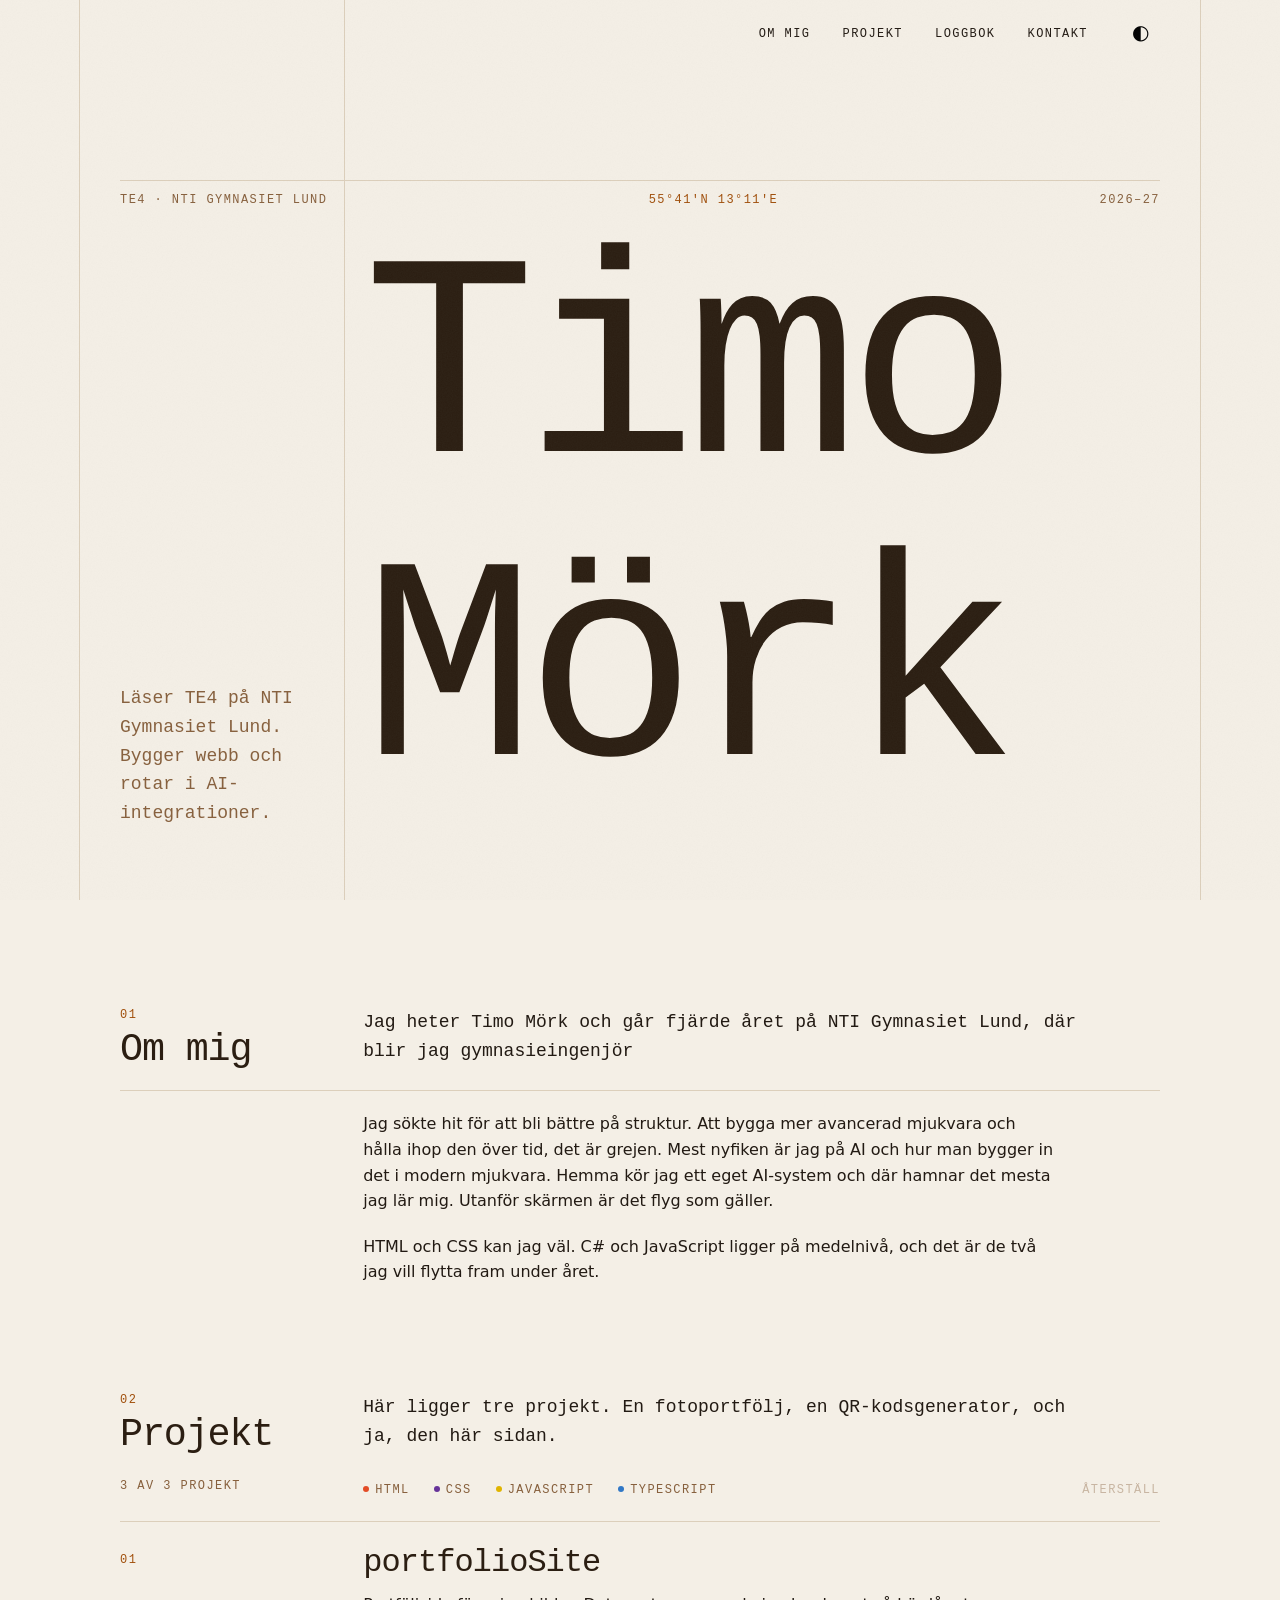
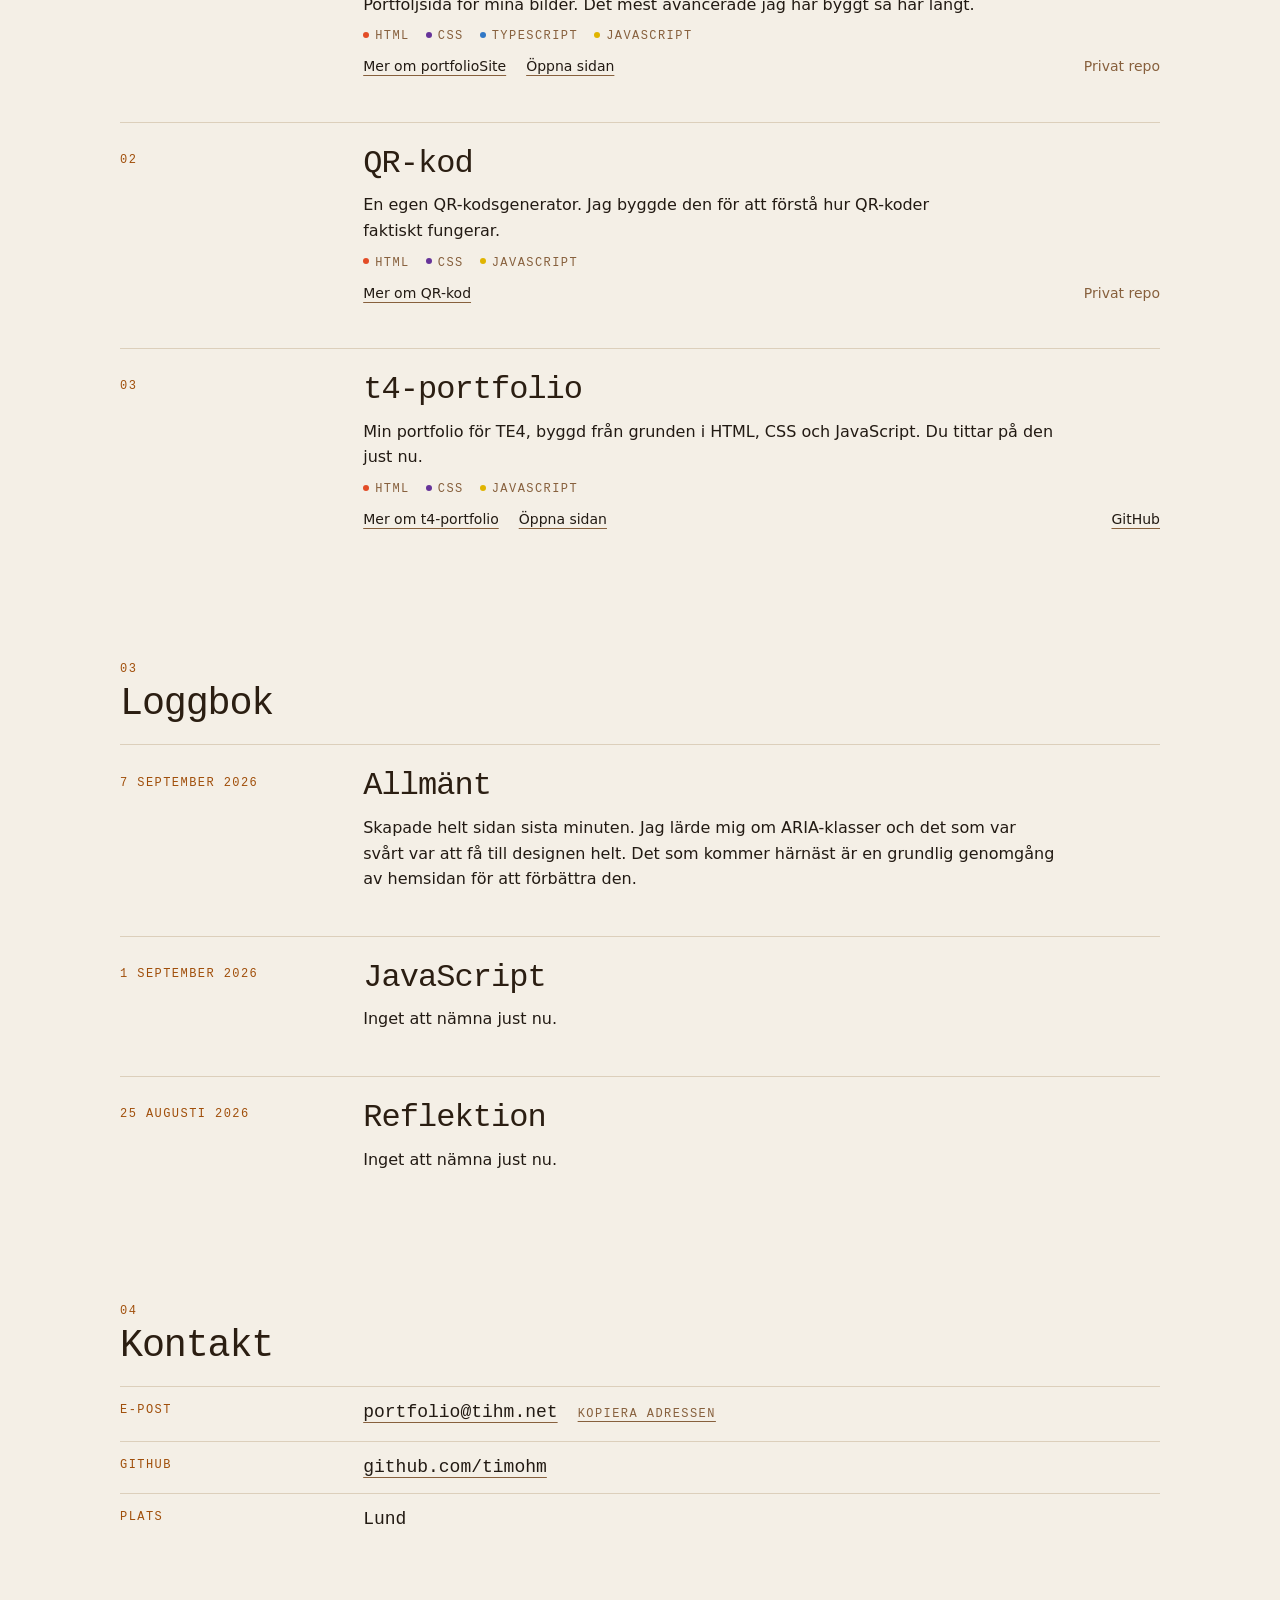
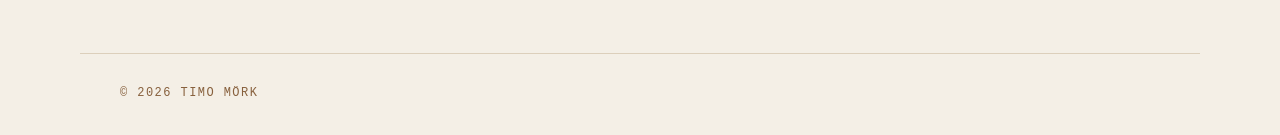
<file: site/index.html>
<!DOCTYPE html>
<html lang="sv">
  <head>
    <meta charset="utf-8">
    <meta name="viewport" content="width=device-width, initial-scale=1">
    <meta name="color-scheme" content="light dark">
    <meta name="theme-color" content="#f4f1ec" media="(prefers-color-scheme: light)">
    <meta name="theme-color" content="#141210" media="(prefers-color-scheme: dark)">
    <title>Timo Mörk – gymnasieingenjör, TE4</title>
    <meta name="description" content="Jag heter Timo Mörk och läser gymnasieingenjörsåret (TE4) på NTI Gymnasiet Lund. Här ligger mina projekt och min loggbok. Mest webb och AI-integrationer, en del C#.">
    <link rel="canonical" href="https://timohm.github.io/t4-portfolio/">
    <link rel="icon" type="image/svg+xml" href="favicon.svg">
    <meta property="og:title" content="Timo Mörk – gymnasieingenjör, TE4">
    <meta property="og:description" content="Jag heter Timo Mörk och läser gymnasieingenjörsåret (TE4) på NTI Gymnasiet Lund. Här ligger mina projekt och min loggbok. Mest webb och AI-integrationer, en del C#.">
    <meta property="og:type" content="website">
    <meta property="og:url" content="https://timohm.github.io/t4-portfolio/">
    <meta property="og:locale" content="sv_SE">
    <meta name="twitter:card" content="summary_large_image">
    <link rel="stylesheet" href="style.css">
    <script>document.documentElement.classList.add("js");if (localStorage.theme === "dark" || (!localStorage.theme && matchMedia("(prefers-color-scheme: dark)").matches)) document.documentElement.classList.add("dark")</script>
    <script type="application/ld+json">
    {
      "@context": "https://schema.org",
      "@type": "Person",
      "name": "Timo Mörk",
      "url": "https://timohm.github.io/t4-portfolio/",
      "description": "Jag heter Timo Mörk och läser gymnasieingenjörsåret (TE4) på NTI Gymnasiet Lund. Här ligger mina projekt och min loggbok. Mest webb och AI-integrationer, en del C#.",
      "knowsAbout": ["HTML", "CSS", "JavaScript", "C#", "AI-integrationer"],
      "email": "portfolio@tihm.net",
      "address": {"@type": "PostalAddress", "addressLocality": "Lund"},
      "affiliation": "NTI Gymnasiet Lund",
      "sameAs": ["https://github.com/timohm/"]
    }
    </script>
  </head>
  <body>
    <span id="top"></span>
    <a class="skip" href="#main">Hoppa till innehållet</a>
    <header class="masthead">
      <nav aria-label="Huvudmeny">
        <ul id="navList">
          <li><a href="#om">Om mig</a></li>
          <li><a href="#projekt">Projekt</a></li>
          <li><a href="#loggbok">Loggbok</a></li>
          <li><a href="#kontakt">Kontakt</a></li>
        </ul>
        <button id="navButton" type="button" aria-expanded="false" aria-controls="navList" aria-label="Meny"></button>
        <button id="themeButton" type="button" aria-label="Byt tema"></button>
      </nav>
      <p class="strip">
        <span>TE4 · NTI Gymnasiet Lund</span>
        <span>55°41′N 13°11′E</span>
        <span>2026–27</span>
      </p>
      <h1>Timo<br>Mörk</h1>
      <p class="lead">Läser TE4 på NTI Gymnasiet Lund. Bygger webb och rotar i AI-integrationer.</p>
    </header>
    <main id="main">
      <section id="om" class="reveal" aria-labelledby="om-h">
        <h2 id="om-h">Om mig</h2>
        <!-- <img src="img/timo.jpg" alt="Timo Mörk"> -->
        <p>Jag heter Timo Mörk och går fjärde året på NTI Gymnasiet Lund, där blir jag gymnasieingenjör</p>
        <p>Jag sökte hit för att bli bättre på struktur. Att bygga mer avancerad mjukvara och hålla ihop den över tid, det är grejen. Mest nyfiken är jag på AI och hur man bygger in det i modern mjukvara. Hemma kör jag ett eget AI-system och där hamnar det mesta jag lär mig. Utanför skärmen är det flyg som gäller.</p>
        <p>HTML och CSS kan jag väl. C# och JavaScript ligger på medelnivå, och det är de två jag vill flytta fram under året.</p>
      </section>
      <section id="projekt" class="reveal" aria-labelledby="projekt-h">
        <h2 id="projekt-h">Projekt</h2>
        <p>Här ligger tre projekt. En fotoportfölj, en QR-kodsgenerator, och ja, den här sidan.</p>
        <menu class="filters">
          <li><button type="button" class="filter" aria-pressed="false" data-tech="HTML">HTML</button></li>
          <li><button type="button" class="filter" aria-pressed="false" data-tech="CSS">CSS</button></li>
          <li><button type="button" class="filter" aria-pressed="false" data-tech="JavaScript">JavaScript</button></li>
          <li><button type="button" class="filter" aria-pressed="false" data-tech="TypeScript">TypeScript</button></li>
          <li><button type="button" class="reset" disabled>Återställ</button></li>
        </menu>
        <p id="count" role="status">3 av 3 projekt</p>
        <article class="card" data-tech="HTML CSS TypeScript JavaScript">
          <span class="cover" aria-hidden="true">01</span>
          <h3>portfolioSite</h3>
          <p>Portföljsida för mina bilder. Det mest avancerade jag har byggt så här långt.</p>
          <ul class="tags">
            <li data-tech="HTML">HTML</li>
            <li data-tech="CSS">CSS</li>
            <li data-tech="TypeScript">TypeScript</li>
            <li data-tech="JavaScript">JavaScript</li>
          </ul>
          <p class="links">
            <a href="projekt/portfoliosite.html">Mer om portfolioSite</a>
            <a href="https://dev-www.tihm.net" target="_blank" rel="noopener">Öppna sidan</a>
            <span class="private">Privat repo</span>
          </p>
        </article>
        <article class="card" data-tech="HTML CSS JavaScript">
          <span class="cover" aria-hidden="true">02</span>
          <h3>QR-kod</h3>
          <p>En egen QR-kodsgenerator. Jag byggde den för att förstå hur QR-koder faktiskt fungerar.</p>
          <ul class="tags">
            <li data-tech="HTML">HTML</li>
            <li data-tech="CSS">CSS</li>
            <li data-tech="JavaScript">JavaScript</li>
          </ul>
          <p class="links">
            <a href="projekt/qr-kod.html">Mer om QR-kod</a>
            <span class="private">Privat repo</span>
          </p>
        </article>
        <article class="card" data-tech="HTML CSS JavaScript">
          <span class="cover" aria-hidden="true">03</span>
          <h3>t4-portfolio</h3>
          <p>Min portfolio för TE4, byggd från grunden i HTML, CSS och JavaScript. Du tittar på den just nu.</p>
          <ul class="tags">
            <li data-tech="HTML">HTML</li>
            <li data-tech="CSS">CSS</li>
            <li data-tech="JavaScript">JavaScript</li>
          </ul>
          <p class="links">
            <a href="projekt/t4-portfolio.html">Mer om t4-portfolio</a>
            <a href="https://timohm.github.io/t4-portfolio/" target="_blank" rel="noopener">Öppna sidan</a>
            <a href="https://github.com/timohm/t4-portfolio" target="_blank" rel="noopener">GitHub</a>
          </p>
        </article>
      </section>
      <section id="loggbok" class="reveal" aria-labelledby="loggbok-h">
        <h2 id="loggbok-h">Loggbok</h2>
        <article>
          <h3>Allmänt</h3>
          <time datetime="2026-09-07">7 september 2026</time>
          <p>Skapade helt sidan sista minuten. Jag lärde mig om ARIA-klasser och det som var svårt var att få till designen helt. Det som kommer härnäst är en grundlig genomgång av hemsidan för att förbättra den.</p>
        </article>
        <article>
          <h3>JavaScript</h3>
          <time datetime="2026-09-01">1 september 2026</time>
          <p>Inget att nämna just nu.</p>
        </article>
        <article>
          <h3>Reflektion</h3>
          <time datetime="2026-08-25">25 augusti 2026</time>
          <p>Inget att nämna just nu.</p>
        </article>
      </section>
      <section id="kontakt" class="reveal" aria-labelledby="kontakt-h">
        <h2 id="kontakt-h">Kontakt</h2>
        <dl>
          <dt>E-post</dt>
          <dd>
            <a href="mailto:portfolio@tihm.net">portfolio@tihm.net</a>
            <button type="button" class="copy">Kopiera adressen</button>
            <span role="status"></span>
          </dd>
          <dt>GitHub</dt>
          <dd><a href="https://github.com/timohm" target="_blank" rel="noopener">github.com/timohm</a></dd>
          <dt>Plats</dt>
          <dd>Lund</dd>
        </dl>
      </section>
    </main>
    <footer>© <span id="year">2026</span> Timo Mörk</footer>
    <a class="to-top" href="#top">Till toppen</a>
    <script src="script.js"></script>
    <script src="links.js"></script>
  </body>
</html>
</file>
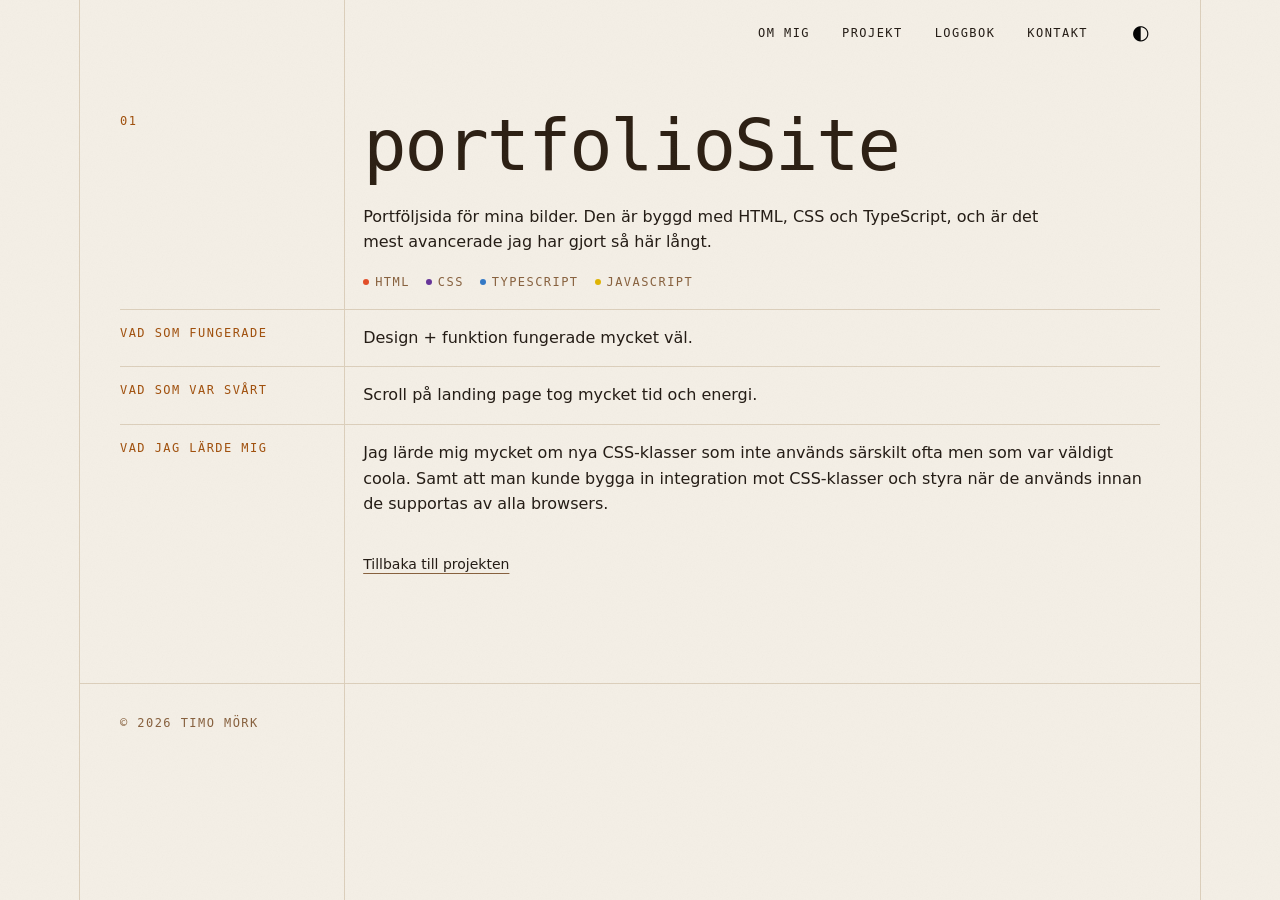
<file: site/projekt/portfoliosite.html>
<!DOCTYPE html>
<html lang="sv">
  <head>
    <meta charset="utf-8">
    <meta name="viewport" content="width=device-width, initial-scale=1">
    <meta name="color-scheme" content="light dark">
    <meta name="theme-color" content="#f4f1ec" media="(prefers-color-scheme: light)">
    <meta name="theme-color" content="#141210" media="(prefers-color-scheme: dark)">
    <title>portfolioSite – Timo Mörk</title>
    <meta name="description" content="Portföljsida för mina bilder. Den är byggd med HTML, CSS och TypeScript, och är det mest avancerade jag har gjort så här långt.">
    <link rel="canonical" href="https://timohm.github.io/t4-portfolio/projekt/portfoliosite.html">
    <link rel="icon" type="image/svg+xml" href="../favicon.svg">
    <link rel="stylesheet" href="../style.css">
    <script>document.documentElement.classList.add("js");if (localStorage.theme === "dark" || (!localStorage.theme && matchMedia("(prefers-color-scheme: dark)").matches)) document.documentElement.classList.add("dark")</script>
  </head>
  <body>
    <span id="top"></span>
    <a class="skip" href="#main">Hoppa till innehållet</a>
    <header>
      <nav aria-label="Huvudmeny">
        <ul id="navList">
          <li><a href="../index.html#om">Om mig</a></li>
          <li><a href="../index.html#projekt">Projekt</a></li>
          <li><a href="../index.html#loggbok">Loggbok</a></li>
          <li><a href="../index.html#kontakt">Kontakt</a></li>
        </ul>
        <button id="navButton" type="button" aria-expanded="false" aria-controls="navList" aria-label="Meny"></button>
        <button id="themeButton" type="button" aria-label="Byt tema"></button>
      </nav>
    </header>
    <main id="main">
      <section>
        <span class="cover" aria-hidden="true">01</span>
        <h1>portfolioSite</h1>
        <p>Portföljsida för mina bilder. Den är byggd med HTML, CSS och TypeScript, och är det mest avancerade jag har gjort så här långt.</p>
        <ul class="tags">
          <li data-tech="HTML">HTML</li>
          <li data-tech="CSS">CSS</li>
          <li data-tech="TypeScript">TypeScript</li>
          <li data-tech="JavaScript">JavaScript</li>
        </ul>
        <dl>
          <dt>Vad som fungerade</dt>
          <dd>Design + funktion fungerade mycket väl.</dd>
          <dt>Vad som var svårt</dt>
          <dd>Scroll på landing page tog mycket tid och energi.</dd>
          <dt>Vad jag lärde mig</dt>
          <dd>Jag lärde mig mycket om nya CSS-klasser som inte används särskilt ofta men som var väldigt coola. Samt att man kunde bygga in integration mot CSS-klasser och styra när de används innan de supportas av alla browsers.</dd>
        </dl>
        <p class="links">
          <a href="../index.html#projekt">Tillbaka till projekten</a>
        </p>
      </section>
    </main>
    <footer>© <span id="year">2026</span> Timo Mörk</footer>
    <a class="to-top" href="#top">Till toppen</a>
    <script src="../script.js"></script>
  </body>
</html>
</file>
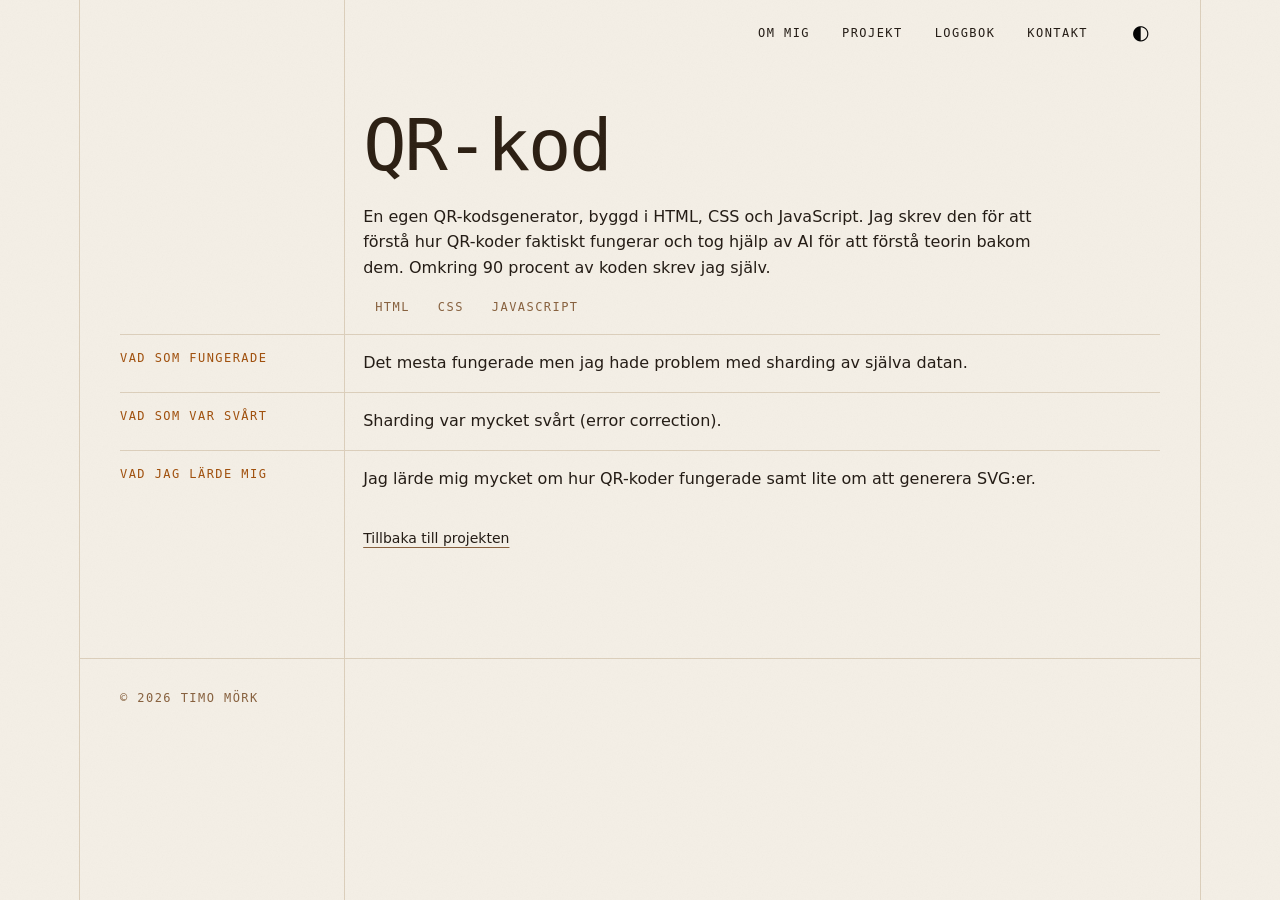
<file: site/projekt/qr-kod.html>
<!DOCTYPE html>
<html lang="sv">
  <head>
    <meta charset="utf-8">
    <meta name="viewport" content="width=device-width, initial-scale=1">
    <title>QR-kod – Timo Mörk</title>
    <meta name="description" content="En egen QR-kodsgenerator, byggd i HTML, CSS och JavaScript. Jag skrev den för att förstå hur QR-koder faktiskt fungerar och tog hjälp av AI för att förstå teorin bakom dem. Omkring 90 procent av koden skrev jag själv.">
    <link rel="canonical" href="https://timohm.github.io/t4-portfolio/projekt/qr-kod.html">
    <link rel="icon" type="image/svg+xml" href="../favicon.svg">
    <link rel="stylesheet" href="../style.css">
    <script>document.documentElement.classList.add("js");if (localStorage.theme === "dark" || (!localStorage.theme && matchMedia("(prefers-color-scheme: dark)").matches)) document.documentElement.classList.add("dark")</script>
  </head>
  <body>
    <span id="top"></span>
    <a class="skip" href="#main">Hoppa till innehållet</a>
    <header>
      <nav aria-label="Huvudmeny">
        <ul id="navList">
          <li><a href="../index.html#om">Om mig</a></li>
          <li><a href="../index.html#projekt">Projekt</a></li>
          <li><a href="../index.html#loggbok">Loggbok</a></li>
          <li><a href="../index.html#kontakt">Kontakt</a></li>
        </ul>
        <button id="navButton" type="button" aria-expanded="false" aria-controls="navList" aria-label="Meny"></button>
        <button id="themeButton" type="button" aria-label="Byt tema"></button>
      </nav>
    </header>
    <main id="main">
      <section>
        <h1>QR-kod</h1>
        <p>En egen QR-kodsgenerator, byggd i HTML, CSS och JavaScript. Jag skrev den för att förstå hur QR-koder faktiskt fungerar och tog hjälp av AI för att förstå teorin bakom dem. Omkring 90 procent av koden skrev jag själv.</p>
        <ul class="tags">
          <li>HTML</li>
          <li>CSS</li>
          <li>JavaScript</li>
        </ul>
        <dl>
          <dt>Vad som fungerade</dt>
          <dd>Det mesta fungerade men jag hade problem med sharding av själva datan.</dd>
          <dt>Vad som var svårt</dt>
          <dd>Sharding var mycket svårt (error correction).</dd>
          <dt>Vad jag lärde mig</dt>
          <dd>Jag lärde mig mycket om hur QR-koder fungerade samt lite om att generera SVG:er.</dd>
        </dl>
        <p class="links">
          <a href="../index.html#projekt">Tillbaka till projekten</a>
        </p>
      </section>
    </main>
    <footer>© <span id="year">2026</span> Timo Mörk</footer>
    <a class="to-top" href="#top">Till toppen</a>
    <script src="../script.js"></script>
  </body>
</html>
</file>
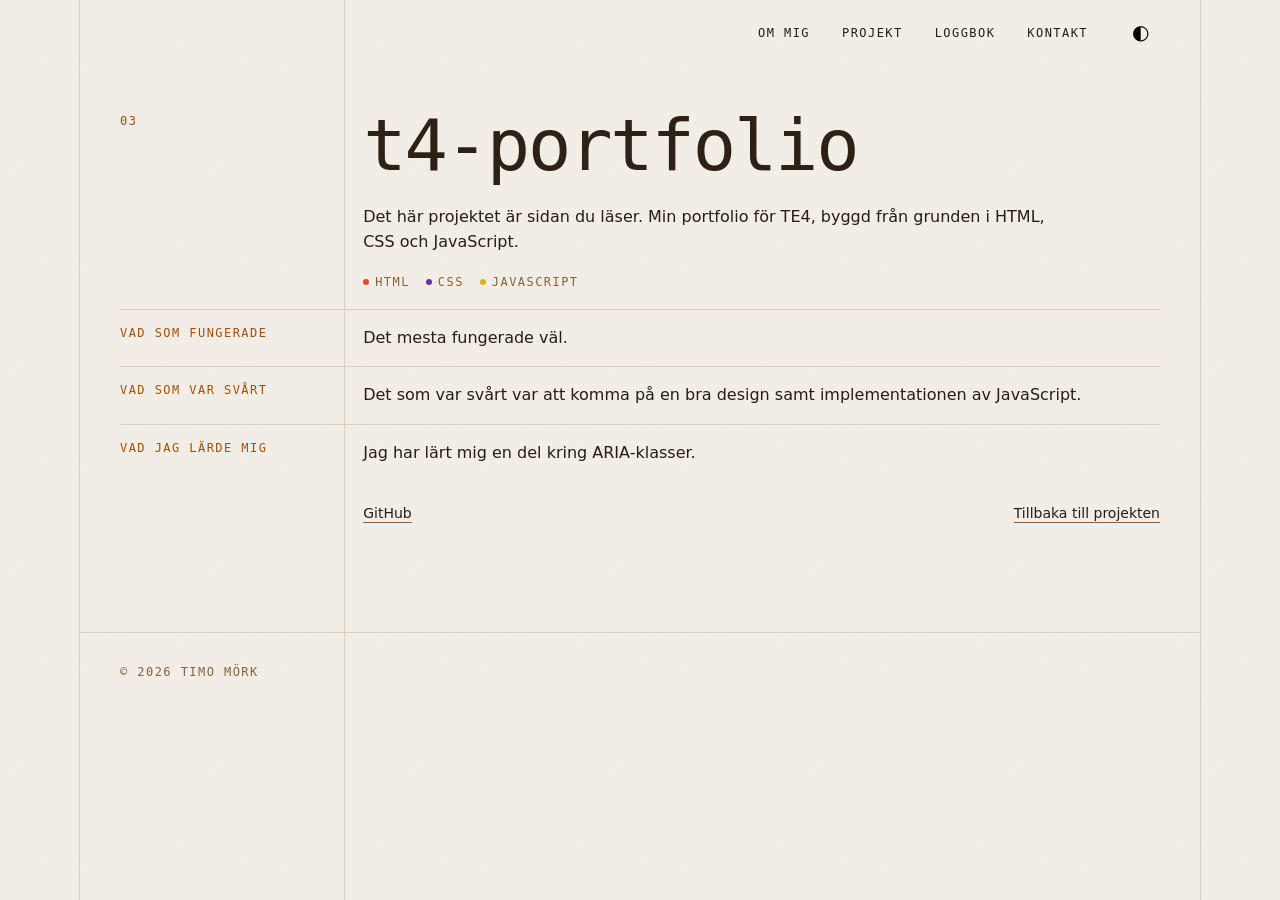
<file: site/projekt/t4-portfolio.html>
<!DOCTYPE html>
<html lang="sv">
  <head>
    <meta charset="utf-8">
    <meta name="viewport" content="width=device-width, initial-scale=1">
    <meta name="color-scheme" content="light dark">
    <meta name="theme-color" content="#f4efe6" media="(prefers-color-scheme: light)">
    <meta name="theme-color" content="#151210" media="(prefers-color-scheme: dark)">
    <title>t4-portfolio – Timo Mörk</title>
    <meta name="description" content="Det här projektet är sidan du läser. Min portfolio för TE4, byggd från grunden i HTML, CSS och JavaScript.">
    <link rel="canonical" href="https://timohm.github.io/t4-portfolio/projekt/t4-portfolio.html">
    <link rel="icon" type="image/svg+xml" href="../favicon.svg">
    <link rel="stylesheet" href="../style.css">
    <script>document.documentElement.classList.add("js");if (localStorage.theme === "dark" || (!localStorage.theme && matchMedia("(prefers-color-scheme: dark)").matches)) document.documentElement.classList.add("dark")</script>
  </head>
  <body>
    <span id="top"></span>
    <a class="skip" href="#main">Hoppa till innehållet</a>
    <header>
      <nav aria-label="Huvudmeny">
        <ul id="navList">
          <li><a href="../index.html#om">Om mig</a></li>
          <li><a href="../index.html#projekt">Projekt</a></li>
          <li><a href="../index.html#loggbok">Loggbok</a></li>
          <li><a href="../index.html#kontakt">Kontakt</a></li>
        </ul>
        <button id="navButton" type="button" aria-expanded="false" aria-controls="navList" aria-label="Meny"></button>
        <button id="themeButton" type="button" aria-label="Byt tema"></button>
      </nav>
    </header>
    <main id="main">
      <section>
        <span class="cover" aria-hidden="true">03</span>
        <h1>t4-portfolio</h1>
        <p>Det här projektet är sidan du läser. Min portfolio för TE4, byggd från grunden i HTML, CSS och JavaScript.</p>
        <ul class="tags">
          <li data-tech="HTML">HTML</li>
          <li data-tech="CSS">CSS</li>
          <li data-tech="JavaScript">JavaScript</li>
        </ul>
        <dl>
          <dt>Vad som fungerade</dt>
          <dd>Det mesta fungerade väl.</dd>
          <dt>Vad som var svårt</dt>
          <dd>Det som var svårt var att komma på en bra design samt implementationen av JavaScript.</dd>
          <dt>Vad jag lärde mig</dt>
          <dd>Jag har lärt mig en del kring ARIA-klasser.</dd>
        </dl>
        <p class="links">
          <a href="https://github.com/timohm/t4-portfolio" target="_blank" rel="noopener">GitHub</a>
          <a href="../index.html#projekt">Tillbaka till projekten</a>
        </p>
      </section>
    </main>
    <footer>© <span id="year">2026</span> Timo Mörk</footer>
    <a class="to-top" href="#top">Till toppen</a>
    <script src="../script.js"></script>
  </body>
</html>
</file>
<file: site/style.css>
:root {
  --bg: #f4efe6;
  --surface: #ece4d6;
  --text: #221a13;
  --ink: #2b1e12;
  --muted: #87603d;
  --line: #dccfbb;
  --accent: #a04f0b;
  --grain: 0.04;
  --html: #e34c26;
  --css: #663399;
  --js: #e0b400;
  --ts: #3178c6;
  --link-l: 0.5;
  --link-c: 0.15;
  --display: var(--mono);
  --body: system-ui, -apple-system, "Segoe UI", Roboto, "Helvetica Neue", Arial, sans-serif;
  --mono: ui-monospace, "SF Mono", Menlo, Consolas, monospace;
  --small: 0.75rem var(--mono);
  --ease: cubic-bezier(0.22, 1, 0.36, 1);
  --wrapper: 70rem;
  --col: clamp(9rem, 16vw, 14rem);
  --gap: clamp(1.25rem, 3vw, 2.5rem);
  --space: clamp(5rem, 12vh, 9rem);
  color-scheme: light;
}

html.dark {
  --bg: #151210;
  --surface: #1e1915;
  --text: #eee4d6;
  --ink: #f2e3cc;
  --muted: #c4a586;
  --line: #3a3026;
  --accent: #d9a05b;
  --grain: 0.07;
  --html: #f06a3f;
  --css: #9b6fd0;
  --js: #f1e05a;
  --ts: #5a9bea;
  --link-l: 0.8;
  --link-c: 0.13;
  color-scheme: dark;
}

* {
  box-sizing: border-box;
  margin: 0;
}

ul, menu {
  padding: 0;
  list-style: none;
}

body {
  font-family: var(--body);
  line-height: 1.6;
  color: var(--text);
  background: var(--bg);
}

body::before {
  content: "";
  position: fixed;
  inset: 0;
  z-index: 30;
  pointer-events: none;
  opacity: var(--grain);
  background: url("data:image/svg+xml,%3Csvg xmlns='http://www.w3.org/2000/svg' width='200' height='200'%3E%3Cfilter id='n'%3E%3CfeTurbulence type='fractalNoise' baseFrequency='.8' numOctaves='3' stitchTiles='stitch'/%3E%3CfeColorMatrix type='saturate' values='0'/%3E%3C/filter%3E%3Crect width='200' height='200' filter='url(%23n)'/%3E%3C/svg%3E");
}

h1, h2, h3 {
  font-family: var(--display);
  font-weight: 400;
  line-height: 1.05;
  letter-spacing: -0.03em;
  color: var(--ink);
  text-wrap: balance;
}

h1 {
  font-size: clamp(2.5rem, 6vw, 4.5rem);
}

.masthead h1 {
  font-size: clamp(4rem, min(34vw, 32vh), 20rem);
  letter-spacing: -0.04em;
}

h2 {
  font-size: clamp(1.75rem, 3vw, 2.5rem);
}

h2::before {
  content: counter(section, decimal-leading-zero);
  display: block;
  margin-bottom: 0.5rem;
}

h3 {
  font-size: clamp(1.5rem, 2.5vw, 2rem);
}

p {
  max-width: 68ch;
  text-wrap: pretty;
}

main > section > h2 + p, .lead {
  font: 1.125rem/1.6 var(--mono);
}

a {
  color: inherit;
}

main a {
  text-decoration: underline 1px var(--muted);
  text-underline-offset: 0.25em;
  transition: text-decoration-color 0.2s var(--ease);
}

main a:hover {
  text-decoration-color: var(--accent);
}

.linked {
  --link: oklch(var(--link-l) var(--link-c) var(--hue));
  color: var(--link);
}

.linked, .linked:hover {
  text-decoration-color: var(--link);
}

.letter {
  position: relative;
}

.mark {
  --link-l: 0.82;
  position: absolute;
  top: var(--y);
  left: var(--x);
  translate: -50% -50%;
  writing-mode: vertical-rl;
  font: 600 max(0.5rem, 0.035em)/1 var(--mono);
  letter-spacing: 0;
  white-space: nowrap;
  text-decoration: none;
  transition: color 0.2s var(--ease);
}

html.dark .mark {
  --link-l: 0.45;
}

.mark:hover {
  color: var(--bg);
}

::selection {
  background: var(--accent);
  color: var(--bg);
}

.strip, .copy, .filter, .reset, .tags, .cover, .to-top, [role="status"], dt, time, footer, h2::before {
  font: var(--small);
  text-transform: uppercase;
  letter-spacing: 0.12em;
  color: var(--muted);
}

h2::before, .cover, time, dt, .strip span:nth-child(2), #kontakt [role="status"] {
  color: var(--accent);
}

header, main > section, footer {
  width: 100%;
  max-width: var(--wrapper);
  margin-inline: auto;
  padding-inline: clamp(1.25rem, 5vw, 2.5rem);
}

main {
  display: flex;
  flex-direction: column;
  gap: var(--space);
  padding-block: var(--space);
  counter-reset: section;
}

main > section {
  display: grid;
  row-gap: 1.25rem;
  counter-increment: section;
  scroll-margin-top: 4rem;
}

#om::after {
  content: "";
  grid-row: 2;
  grid-column: 1 / -1;
  border-top: 1px solid var(--line);
}

footer {
  padding-block: 2rem;
  border-top: 1px solid var(--line);
}

:focus-visible {
  outline: 2px solid var(--accent);
  outline-offset: 3px;
}

@media (prefers-reduced-motion: reduce) {
  * {
    animation: none !important;
    transition: none !important;
  }
}

.skip {
  position: fixed;
  inset: -3.5rem auto auto 0.5rem;
  z-index: 20;
  background: var(--bg);
  padding: 0.5rem 1rem;
  text-decoration: none;
}

.skip:focus {
  top: 0.5rem;
}

.masthead {
  min-height: 100svh;
  display: flex;
  flex-direction: column;
  justify-content: flex-end;
  gap: 1rem;
  padding-top: 5rem;
  padding-bottom: clamp(2.5rem, 8vh, 5rem);
}

.lead {
  font-size: 1.125rem;
  color: var(--muted);
}

.strip {
  display: flex;
  flex-wrap: wrap;
  justify-content: space-between;
  gap: 0.5rem 1.5rem;
  max-width: none;
  padding-top: 0.75rem;
  border-top: 1px solid var(--line);
}

header nav {
  position: fixed;
  inset: 0 0 auto;
  z-index: 10;
  display: flex;
  align-items: center;
  justify-content: flex-end;
  gap: 2rem;
  height: 4rem;
  padding-inline: calc(max(0vw, (100vw - var(--wrapper)) / 2) + clamp(1.25rem, 5vw, 2.5rem));
  border-bottom: 1px solid transparent;
  transition: height 0.3s var(--ease), background-color 0.3s var(--ease), border-color 0.3s var(--ease);
}

header nav.scrolled {
  height: 3rem;
  background: var(--bg);
  border-bottom-color: var(--line);
}

header nav button {
  background: none;
  border: 0;
  padding: 0;
  cursor: pointer;
}

#navList {
  position: fixed;
  inset: 0;
  display: flex;
  flex-direction: column;
  align-items: center;
  justify-content: center;
  gap: 2.5rem;
  background: var(--bg);
  font-family: var(--display);
  font-size: clamp(1.75rem, 8vw, 2.5rem);
  opacity: 0;
  visibility: hidden;
  transition: opacity 0.3s var(--ease), visibility 0s 0.3s;
}

#navList a {
  text-decoration: none;
}

#navList li {
  opacity: 0;
  transform: translateY(0.75rem);
  transition: opacity 0.3s var(--ease), transform 0.3s var(--ease);
}

#navList.open {
  opacity: 1;
  visibility: visible;
  transition-delay: 0s;
}

#navList.open li {
  opacity: 1;
  transform: none;
}

#navList.open li:nth-child(2) { transition-delay: 0.05s; }
#navList.open li:nth-child(3) { transition-delay: 0.1s; }
#navList.open li:nth-child(4) { transition-delay: 0.15s; }

#navButton, #themeButton {
  position: relative;
  z-index: 2;
}

#navButton, #themeButton {
  width: 2.5rem;
  height: 2.5rem;
  font-size: 1.25rem;
}

#navButton::before {
  content: "";
  position: absolute;
  inset: calc(50% - 4px) 0.5rem auto;
  border-top: 1px solid var(--text);
  box-shadow: 0 7px 0 var(--text);
}

#themeButton::before { content: "\25D0"; }

@media (min-width: 900px) {
  body::after {
    content: "";
    position: fixed;
    inset: 0;
    z-index: -1;
    max-width: var(--wrapper);
    margin-inline: auto;
    border-inline: 1px solid var(--line);
    background: linear-gradient(var(--line), var(--line)) calc(clamp(1.25rem, 5vw, 2.5rem) + var(--col) + var(--gap) / 2) 0 / 1px 100% no-repeat;
  }

  #navButton { display: none; }

  #navList {
    position: static;
    flex-direction: row;
    gap: 2rem;
    background: none;
    opacity: 1;
    visibility: visible;
    font-family: var(--body);
    font-size: 1rem;
    transition: none;
  }

  #navList li {
    opacity: 1;
    transform: none;
  }

  header nav a {
    position: relative;
    font: var(--small);
    text-transform: uppercase;
    letter-spacing: 0.12em;
    padding-block: 0.5rem;
  }

  header nav a::after {
    content: "";
    position: absolute;
    inset: auto 0 0;
    height: 1px;
    background: var(--accent);
    transform: scaleX(0);
    transform-origin: left;
    transition: transform 0.3s var(--ease);
  }

  header nav a:hover::after,
  header nav a[aria-current="true"]::after {
    transform: scaleX(1);
  }

  .masthead, main > section {
    grid-template-columns: var(--col) 1fr;
    column-gap: var(--gap);
    align-items: start;
  }

  .masthead {
    display: grid;
    align-content: end;
  }

  .strip {
    grid-column: 1 / -1;
  }

  .masthead h1 {
    grid-column: 2;
    grid-row: 2;
    font-size: clamp(4rem, min(28vw, 32vh), 20rem);
  }

  .lead {
    grid-column: 1;
    grid-row: 2;
    align-self: end;
  }

  main > section > * {
    grid-column: 2;
  }

  main > section > h2 {
    grid-column: 1;
  }

  .card, #loggbok article {
    grid-column: 1 / -1;
    grid-template-columns: subgrid;
  }

  .card > *, #loggbok article > * {
    grid-column: 2;
  }

  .cover, #loggbok time {
    grid-column: 1;
  }

  #count {
    grid-area: 2 / 1;
  }

  main > section > dl {
    grid-column: 1 / -1;
    grid-template-columns: subgrid;
  }

  dt {
    grid-column: 1;
    padding-top: 1.3rem;
    border-top: 0;
  }

  dd {
    position: relative;
    grid-column: 2;
    padding-top: 1rem;
  }

  dd::before {
    content: "";
    position: absolute;
    inset: 0 0 auto calc(-1 * (var(--col) + var(--gap)));
    border-top: 1px solid var(--line);
  }
}

.filters {
  display: flex;
  flex-wrap: wrap;
  gap: 0.5rem 1.5rem;
  align-items: baseline;
}

.copy, .filter, .reset {
  padding: 0.25rem 0;
  border: 0;
  background: none;
  cursor: pointer;
  transition: color 0.2s var(--ease), text-decoration-color 0.2s var(--ease);
}

.copy {
  text-decoration: underline 1px var(--muted);
  text-underline-offset: 0.3em;
}

.copy:hover {
  text-decoration-color: var(--accent);
}

.copy:hover, .filter:hover, .reset:enabled:hover, .filter[aria-pressed="true"] {
  color: var(--text);
}

.filter[aria-pressed="true"] {
  text-decoration: underline;
  text-decoration-color: var(--dot);
  text-underline-offset: 0.4em;
}

.filters li:last-child {
  margin-left: auto;
}

.reset:disabled {
  opacity: 0.4;
  cursor: default;
}

#count {
  padding-block: 0.25rem;
}

.card, #loggbok article {
  display: grid;
  row-gap: 0.75rem;
  padding-block: 1.5rem;
  border-top: 1px solid var(--line);
}

.card[hidden] {
  display: none;
}

.cover, time {
  grid-row: 1;
  padding-top: 0.4rem;
}

.tags {
  display: flex;
  flex-wrap: wrap;
  gap: 0.5rem 1rem;
}

[data-tech="HTML"] { --dot: var(--html); }
[data-tech="CSS"] { --dot: var(--css); }
[data-tech="JavaScript"] { --dot: var(--js); }
[data-tech="TypeScript"] { --dot: var(--ts); }

.filter::before, .tags li::before {
  content: "";
  display: inline-block;
  width: 0.5em;
  height: 0.5em;
  margin-right: 0.5em;
  border-radius: 50%;
  background: var(--dot);
  vertical-align: 0.1em;
}

.links {
  display: flex;
  flex-wrap: wrap;
  gap: 0.5rem 1.25rem;
  max-width: none;
  font-size: 0.875rem;
}

.links .private {
  margin-left: auto;
  color: var(--muted);
}

.links a + a:last-child {
  margin-left: auto;
}

dl {
  display: grid;
}

dt {
  padding-top: 1rem;
  border-top: 1px solid var(--line);
}

dd {
  padding-bottom: 1rem;
}

#kontakt dd {
  display: flex;
  flex-wrap: wrap;
  gap: 0.5rem 1.25rem;
  align-items: baseline;
  font: 1.125rem var(--mono);
}

.to-top {
  position: fixed;
  inset: auto 1rem 1rem auto;
  z-index: 5;
  padding: 0.5rem 0.75rem;
  border: 1px solid var(--accent);
  background: var(--bg);
  text-decoration: none;
  transition: opacity 0.3s var(--ease), visibility 0.3s var(--ease);
}

html.js .to-top:not(.show) {
  opacity: 0;
  visibility: hidden;
}

@media (prefers-reduced-motion: no-preference) {
  html { scroll-behavior: smooth; }
  html.js .reveal { opacity: 0; }
  .reveal.in { animation: rise 0.5s var(--ease) both; }
  @keyframes rise {
    from { opacity: 0; transform: translateY(0.75rem); }
    to { opacity: 1; transform: none; }
  }
}

@media (prefers-contrast: more) {
  :root {
    --muted: #4d3624;
    --line: #9c8262;
    --link-l: 0.4;
  }

  html.dark {
    --muted: #dcc5aa;
    --line: #7a6a56;
    --link-l: 0.88;
  }

  .mark {
    --link-l: 0.92;
  }

  html.dark .mark {
    --link-l: 0.3;
  }

  body::before {
    display: none;
  }
}

@media (forced-colors: active) {
  .filter::before, .tags li::before {
    border: 0.25em solid;
  }

  header nav a::after {
    border-top: 1px solid;
  }
}

@media print {
  header nav, .to-top, .copy, .filters, .mark, body::before, body::after {
    display: none;
  }

  .masthead {
    min-height: auto;
  }

  html.js .reveal {
    opacity: 1;
  }

  main a[href^="http"]::after {
    content: " (" attr(href) ")";
    font: var(--small);
  }
}
</file>
